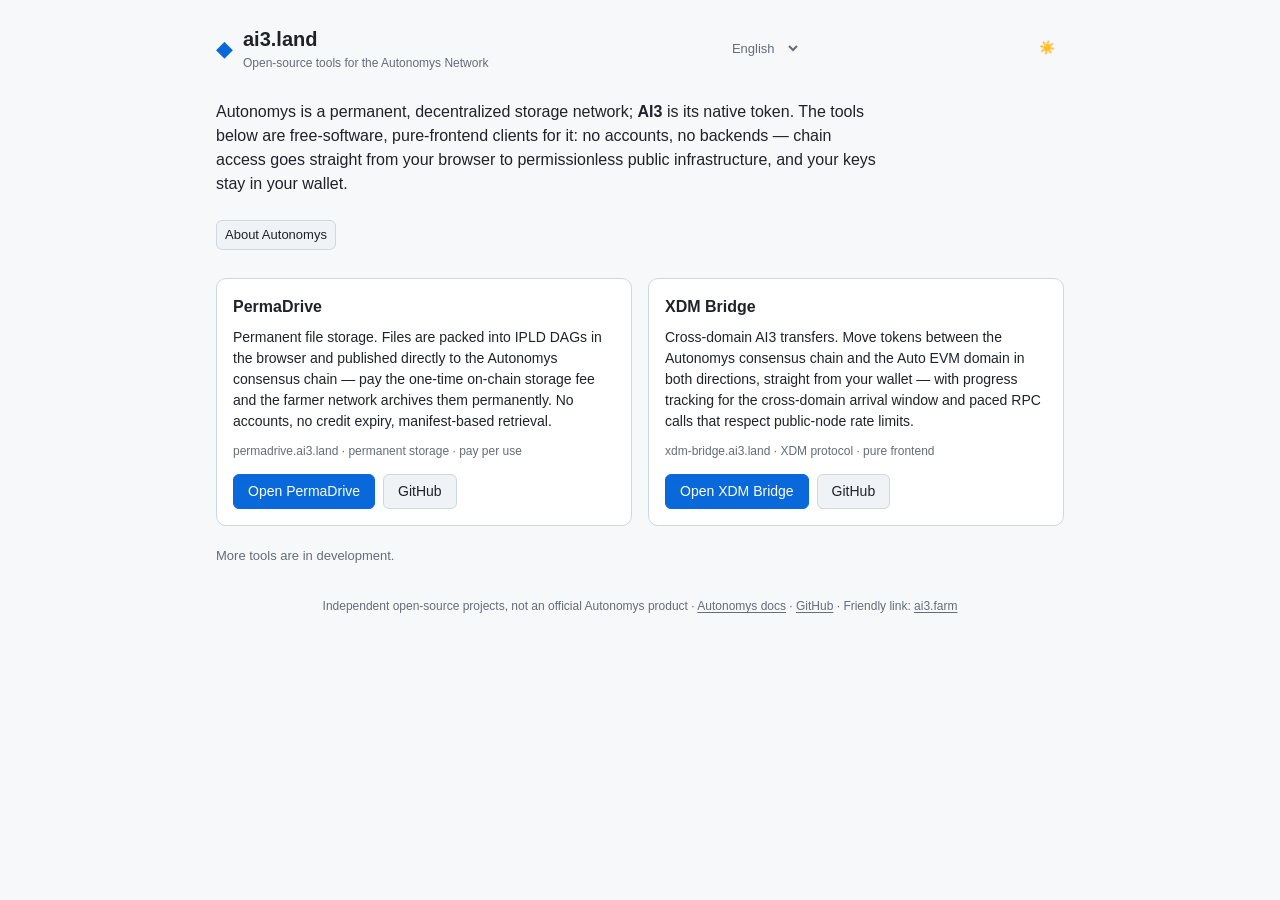
<file: index.html>
<!doctype html>
<html lang="en">
  <head>
    <meta charset="UTF-8" />
    <meta name="viewport" content="width=device-width, initial-scale=1.0" />
    <meta name="color-scheme" content="dark light" />
    <title>ai3.land — open-source tools for the Autonomys Network</title>
    <meta
      name="description"
      content="PermaDrive (permanent on-chain file storage) and XDM Bridge (consensus ↔ Auto EVM transfers): pure-frontend, open-source tools for the Autonomys Network. No accounts, no backends — your keys stay in your wallet."
    />
    <meta property="og:title" content="ai3.land — open-source tools for the Autonomys Network" />
    <meta
      property="og:description"
      content="PermaDrive and XDM Bridge: pure-frontend, open-source tools for Autonomys. No accounts, no backends."
    />
    <meta property="og:url" content="https://ai3.land/" />
    <link rel="icon" type="image/svg+xml" href="./favicon.svg" />
    <link rel="stylesheet" href="./styles.css" />
    <script>
      // Apply the saved (or system) theme before first paint to avoid a flash.
      (function () {
        var t = localStorage.getItem('theme');
        if (t !== 'dark' && t !== 'light') {
          t = window.matchMedia('(prefers-color-scheme: light)').matches ? 'light' : 'dark';
        }
        document.documentElement.dataset.theme = t;
      })();
    </script>
  </head>
  <body>
    <div class="page">
      <header class="app-header">
        <div class="brand">
          <span class="brand-mark">◆</span>
          <div>
            <h1>ai3.land</h1>
            <p class="tagline" data-i18n="tagline">Open-source tools for the Autonomys Network</p>
          </div>
        </div>
        <select id="lang-select" class="btn ghost small lang-select" aria-label="Language">
          <option value="en">English</option>
          <option value="zh">中文</option>
          <option value="de">Deutsch</option>
          <option value="es">Español</option>
        </select>
        <button id="theme-toggle" class="btn ghost small" title="Toggle color scheme" aria-label="Toggle color scheme">🌙</button>
      </header>

      <main>
        <p class="intro" data-i18n="intro">
          Autonomys is a permanent, decentralized storage network; <strong>AI3</strong> is its native token.
          The tools below are free-software, pure-frontend clients for it: no accounts, no backends —
          chain access goes straight from your browser to permissionless public infrastructure,
          and your keys stay in your wallet.
        </p>

        <!-- The full network primer lives on about.html; the homepage stays a service index. -->
        <p class="net-cta">
          <a class="btn small" href="./about.html" data-i18n="aboutCta">About Autonomys</a>
        </p>

        <div class="grid">
          <article class="card tool">
            <h2>PermaDrive</h2>
            <p class="tool-desc" data-i18n="pdDesc">
              Permanent file storage. Files are packed into IPLD DAGs in the browser and published directly
              to the Autonomys consensus chain — pay the one-time on-chain storage fee and the farmer network
              archives them permanently. No accounts, no credit expiry, manifest-based retrieval.
            </p>
            <p class="tool-meta muted" data-i18n="pdMeta">permadrive.ai3.land · permanent storage · pay per use</p>
            <div class="actions">
              <a class="btn primary" href="https://permadrive.ai3.land/" data-i18n="pdOpen">Open PermaDrive</a>
              <a class="btn" href="https://github.com/tgarm/permadrive" target="_blank" rel="noreferrer noopener">GitHub</a>
            </div>
          </article>

          <article class="card tool">
            <h2>XDM Bridge</h2>
            <p class="tool-desc" data-i18n="xdmDesc">
              Cross-domain AI3 transfers. Move tokens between the Autonomys consensus chain and the Auto EVM
              domain in both directions, straight from your wallet — with progress tracking for the
              cross-domain arrival window and paced RPC calls that respect public-node rate limits.
            </p>
            <p class="tool-meta muted" data-i18n="xdmMeta">xdm-bridge.ai3.land · XDM protocol · pure frontend</p>
            <div class="actions">
              <a class="btn primary" href="https://xdm-bridge.ai3.land/" data-i18n="xdmOpen">Open XDM Bridge</a>
              <a class="btn" href="https://github.com/tgarm/ai3-xdm-bridge" target="_blank" rel="noreferrer noopener">GitHub</a>
            </div>
          </article>
        </div>

        <p class="muted more" data-i18n="more">More tools are in development.</p>
      </main>

      <footer class="app-footer muted">
        <span data-i18n="footer">Independent open-source projects, not an official Autonomys product ·</span>
        <a href="https://docs.autonomys.xyz/" target="_blank" rel="noreferrer noopener">Autonomys docs</a>
        ·
        <a href="https://github.com/tgarm" target="_blank" rel="noreferrer noopener">GitHub</a>
        <!-- Friendly link, reciprocal: ai3.farm's community-tools directory lists our XDM Bridge (2026-11). -->
        ·
        <span data-i18n="friendLink">Friendly link:</span>
        <a href="https://ai3.farm/" target="_blank" rel="noreferrer noopener">ai3.farm</a>
      </footer>
    </div>
    <script>
      // i18n (same locale rules as the family's React apps): saved value →
      // browser language → 'en'. Zero-build: an inline dictionary drives all
      // [data-i18n] elements; <html lang>, <title> and meta descriptions follow.
      (function () {
        var META = {
          en: {
            title: 'ai3.land — open-source tools for the Autonomys Network',
            desc: 'PermaDrive (permanent on-chain file storage) and XDM Bridge (consensus ↔ Auto EVM transfers): pure-frontend, open-source tools for the Autonomys Network. No accounts, no backends — your keys stay in your wallet.',
            ogTitle: 'ai3.land — open-source tools for the Autonomys Network',
            ogDesc: 'PermaDrive and XDM Bridge: pure-frontend, open-source tools for Autonomys. No accounts, no backends.',
          },
          zh: {
            title: 'ai3.land — Autonomys 网络的开源工具',
            desc: 'PermaDrive（链上永久文件存储）与 XDM Bridge（共识链 ↔ Auto EVM 转账）：Autonomys 网络的纯前端开源工具。无账户、无后端 —— 私钥始终在你的钱包里。',
            ogTitle: 'ai3.land — Autonomys 网络的开源工具',
            ogDesc: 'PermaDrive 与 XDM Bridge：Autonomys 的纯前端开源工具。无账户、无后端。',
          },
          de: {
            title: 'ai3.land — Open-Source-Werkzeuge für das Autonomys-Netzwerk',
            desc: 'PermaDrive (permanente On-chain-Dateispeicherung) und XDM Bridge (Consensus ↔ Auto-EVM-Übertragungen): reine Frontend-Open-Source-Werkzeuge für das Autonomys-Netzwerk. Keine Konten, keine Backends — Ihre Schlüssel bleiben in Ihrer Wallet.',
            ogTitle: 'ai3.land — Open-Source-Werkzeuge für das Autonomys-Netzwerk',
            ogDesc: 'PermaDrive und XDM Bridge: reine Frontend-Open-Source-Werkzeuge für Autonomys. Keine Konten, keine Backends.',
          },
          es: {
            title: 'ai3.land — Herramientas de código abierto para la red Autonomys',
            desc: 'PermaDrive (almacenamiento permanente de archivos on-chain) y XDM Bridge (transferencias consensus ↔ Auto EVM): herramientas de código abierto y frontend puro para la red Autonomys. Sin cuentas, sin backends — sus claves se quedan en su cartera.',
            ogTitle: 'ai3.land — Herramientas de código abierto para la red Autonomys',
            ogDesc: 'PermaDrive y XDM Bridge: herramientas de código abierto y frontend puro para Autonomys. Sin cuentas, sin backends.',
          },
        };
        var STR = {
          en: {
            tagline: 'Open-source tools for the Autonomys Network',
            intro: 'Autonomys is a permanent, decentralized storage network; <strong>AI3</strong> is its native token. The tools below are free-software, pure-frontend clients for it: no accounts, no backends — chain access goes straight from your browser to permissionless public infrastructure, and your keys stay in your wallet.',
            aboutCta: 'About Autonomys',
            pdDesc: 'Permanent file storage. Files are packed into IPLD DAGs in the browser and published directly to the Autonomys consensus chain — pay the one-time on-chain storage fee and the farmer network archives them permanently. No accounts, no credit expiry, manifest-based retrieval.',
            pdMeta: 'permadrive.ai3.land · permanent storage · pay per use',
            pdOpen: 'Open PermaDrive',
            xdmDesc: 'Cross-domain AI3 transfers. Move tokens between the Autonomys consensus chain and the Auto EVM domain in both directions, straight from your wallet — with progress tracking for the cross-domain arrival window and paced RPC calls that respect public-node rate limits.',
            xdmMeta: 'xdm-bridge.ai3.land · XDM protocol · pure frontend',
            xdmOpen: 'Open XDM Bridge',
            more: 'More tools are in development.',
            footer: 'Independent open-source projects, not an official Autonomys product ·',
            friendLink: 'Friendly link:',
            themeTitle: 'Toggle color scheme',
          },
          zh: {
            tagline: 'Autonomys 网络的开源工具',
            intro: 'Autonomys 是永久性去中心化存储网络，<strong>AI3</strong> 是其原生代币。下列工具是它的自由软件、纯前端客户端：无账户、无后端 —— 链上访问由浏览器直连无许可的公共基础设施，私钥始终留在你的钱包里。',
            aboutCta: '关于 Autonomys',
            pdDesc: '永久文件存储。文件在浏览器内打包成 IPLD DAG，直接发布到 Autonomys 共识链 —— 支付一次性链上存储费，farmer 网络即永久归档。无账户、无额度过期，凭 manifest 取回。',
            pdMeta: 'permadrive.ai3.land · 永久存储 · 按次付费',
            pdOpen: '打开 PermaDrive',
            xdmDesc: '跨域 AI3 转账。在 Autonomys 共识链与 Auto EVM 域之间双向转移代币，全程由你的钱包直接签名 —— 带跨域到账窗口的进度跟踪，RPC 请求节流以尊重公共节点限流。',
            xdmMeta: 'xdm-bridge.ai3.land · XDM 协议 · 纯前端',
            xdmOpen: '打开 XDM Bridge',
            more: '更多工具开发中。',
            footer: '独立开源项目，非 Autonomys 官方产品 ·',
            friendLink: '友情链接：',
            themeTitle: '切换配色方案',
          },
          de: {
            tagline: 'Open-Source-Werkzeuge für das Autonomys-Netzwerk',
            intro: 'Autonomys ist ein permanentes, dezentrales Speichernetzwerk; <strong>AI3</strong> ist sein nativer Token. Die folgenden Werkzeuge sind freie Software und reine Frontend-Clients dafür: keine Konten, keine Backends — der Kettenzugang läuft direkt aus Ihrem Browser zu erlaubnisfreier öffentlicher Infrastruktur, und Ihre Schlüssel bleiben in Ihrer Wallet.',
            aboutCta: 'Über Autonomys',
            pdDesc: 'Permanente Dateispeicherung. Dateien werden im Browser zu IPLD-DAGs verpackt und direkt an die Autonomys-Consensus-Kette veröffentlicht — einmal die On-chain-Speichergebühr zahlen, und das Farmer-Netzwerk archiviert sie dauerhaft. Keine Konten, kein Ablauf von Guthaben, Abruf per Manifest.',
            pdMeta: 'permadrive.ai3.land · permanente Speicherung · Zahlung pro Nutzung',
            pdOpen: 'PermaDrive öffnen',
            xdmDesc: 'Domänenübergreifende AI3-Übertragungen. Bewegen Sie Token in beide Richtungen zwischen der Autonomys-Consensus-Kette und der Auto-EVM-Domäne, direkt aus Ihrer Wallet — mit Fortschrittsverfolgung für das Ankunftsfenster und gedrosselten RPC-Aufrufen, die die Limits öffentlicher Knoten respektieren.',
            xdmMeta: 'xdm-bridge.ai3.land · XDM-Protokoll · reines Frontend',
            xdmOpen: 'XDM Bridge öffnen',
            more: 'Weitere Werkzeuge in Entwicklung.',
            footer: 'Unabhängige Open-Source-Projekte, kein offizielles Autonomys-Produkt ·',
            friendLink: 'Partnerseite:',
            themeTitle: 'Farbschema wechseln',
          },
          es: {
            tagline: 'Herramientas de código abierto para la red Autonomys',
            intro: 'Autonomys es una red de almacenamiento permanente y descentralizada; <strong>AI3</strong> es su token nativo. Las siguientes herramientas son clientes de software libre y de frontend puro: sin cuentas, sin backends — el acceso a la cadena va directamente desde su navegador a infraestructura pública sin permisos, y sus claves se quedan en su cartera.',
            aboutCta: 'Sobre Autonomys',
            pdDesc: 'Almacenamiento permanente de archivos. Los archivos se empaquetan en DAGs IPLD en el navegador y se publican directamente en la cadena de consenso de Autonomys — pague la tarifa única de almacenamiento on-chain y la red de farmers los archiva para siempre. Sin cuentas, sin caducidad de créditos, recuperación por manifest.',
            pdMeta: 'permadrive.ai3.land · almacenamiento permanente · pago por uso',
            pdOpen: 'Abrir PermaDrive',
            xdmDesc: 'Transferencias interdominio de AI3. Mueva tokens en ambas direcciones entre la cadena de consenso de Autonomys y el dominio Auto EVM, directamente desde su cartera — con seguimiento del progreso de la ventana de llegada interdominio y llamadas RPC espaciadas que respetan los límites de los nodos públicos.',
            xdmMeta: 'xdm-bridge.ai3.land · protocolo XDM · frontend puro',
            xdmOpen: 'Abrir XDM Bridge',
            more: 'Más herramientas en desarrollo.',
            footer: 'Proyectos de código abierto independientes, no son un producto oficial de Autonomys ·',
            friendLink: 'Web amiga:',
            themeTitle: 'Cambiar esquema de colores',
          },
        };
        var LOCALES = ['en', 'zh', 'de', 'es'];

        function detect() {
          try {
            var saved = localStorage.getItem('locale');
            if (saved && LOCALES.indexOf(saved) !== -1) return saved;
          } catch (e) {}
          var candidates = [navigator.language].concat(navigator.languages || []);
          for (var i = 0; i < candidates.length; i++) {
            var base = candidates[i] && candidates[i].split('-')[0];
            if (base && LOCALES.indexOf(base) !== -1) return base;
          }
          return 'en';
        }

        var lang = detect();
        var select = document.getElementById('lang-select');
        var themeBtn = document.getElementById('theme-toggle');

        function apply() {
          document.documentElement.lang = { en: 'en', zh: 'zh-CN', de: 'de', es: 'es' }[lang];
          var m = META[lang];
          document.title = m.title;
          var metaDesc = document.querySelector('meta[name="description"]');
          if (metaDesc) metaDesc.setAttribute('content', m.desc);
          var ogTitle = document.querySelector('meta[property="og:title"]');
          if (ogTitle) ogTitle.setAttribute('content', m.ogTitle);
          var ogDesc = document.querySelector('meta[property="og:description"]');
          if (ogDesc) ogDesc.setAttribute('content', m.ogDesc);
          var dict = STR[lang];
          var els = document.querySelectorAll('[data-i18n]');
          for (var i = 0; i < els.length; i++) {
            var v = dict[els[i].getAttribute('data-i18n')];
            if (v != null) els[i].innerHTML = v; // trusted static strings from this file
          }
          themeBtn.title = dict.themeTitle;
          themeBtn.setAttribute('aria-label', dict.themeTitle);
          select.value = lang;
        }

        select.addEventListener('change', function () {
          lang = select.value;
          try {
            localStorage.setItem('locale', lang);
          } catch (e) {}
          apply();
        });

        apply();
      })();
    </script>
    <script>
      (function () {
        var btn = document.getElementById('theme-toggle');
        function render() {
          btn.textContent = document.documentElement.dataset.theme === 'dark' ? '🌙' : '☀️';
        }
        btn.addEventListener('click', function () {
          var next = document.documentElement.dataset.theme === 'dark' ? 'light' : 'dark';
          document.documentElement.dataset.theme = next;
          localStorage.setItem('theme', next);
          render();
        });
        render();
      })();
    </script>
  </body>
</html>
</file>
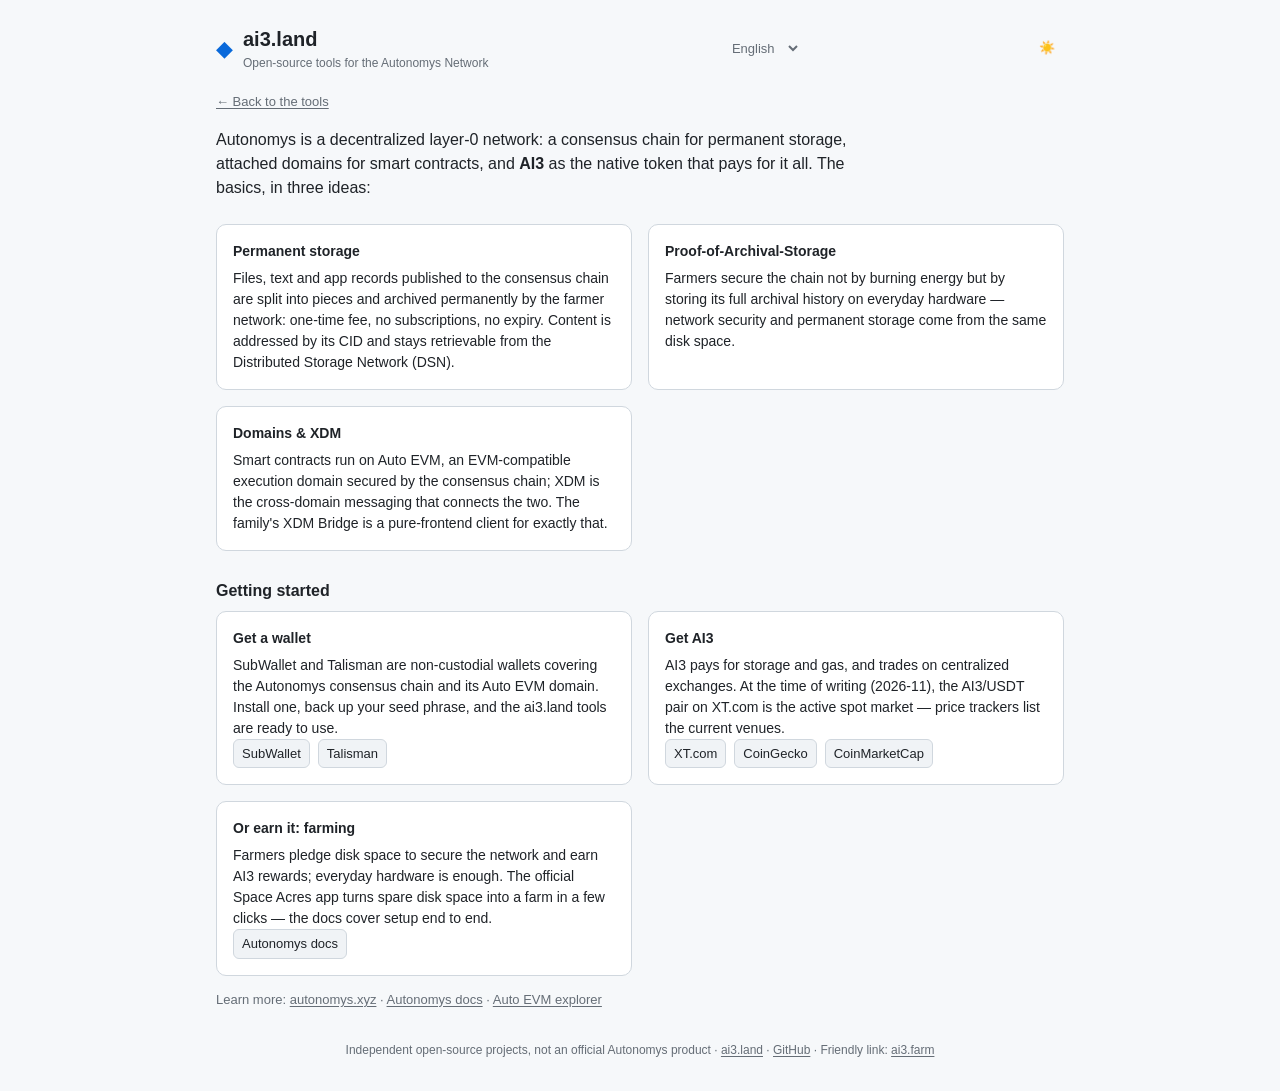
<file: about.html>
<!doctype html>
<html lang="en">
  <head>
    <meta charset="UTF-8" />
    <meta name="viewport" content="width=device-width, initial-scale=1.0" />
    <meta name="color-scheme" content="dark light" />
    <title>About Autonomys (AI3) — ai3.land</title>
    <meta
      name="description"
      content="A short primer on the Autonomys Network: permanent on-chain storage, Proof-of-Archival-Storage, the AI3 token, Auto EVM and XDM — plus wallets (SubWallet, Talisman), where to get AI3, and farming resources."
    />
    <meta property="og:title" content="About Autonomys (AI3) — ai3.land" />
    <meta
      property="og:description"
      content="A short primer on the Autonomys Network — plus wallets, where to get AI3, and farming resources."
    />
    <link rel="icon" type="image/svg+xml" href="./favicon.svg" />
    <link rel="stylesheet" href="./styles.css" />
    <script>
      // Apply the saved (or system) theme before first paint to avoid a flash.
      (function () {
        var t = localStorage.getItem('theme');
        if (t !== 'dark' && t !== 'light') {
          t = window.matchMedia('(prefers-color-scheme: light)').matches ? 'light' : 'dark';
        }
        document.documentElement.dataset.theme = t;
      })();
    </script>
  </head>
  <body>
    <div class="page">
      <header class="app-header">
        <div class="brand">
          <span class="brand-mark">◆</span>
          <div>
            <h1><a class="brand-link" href="./">ai3.land</a></h1>
            <p class="tagline" data-i18n="tagline">Open-source tools for the Autonomys Network</p>
          </div>
        </div>
        <select id="lang-select" class="btn ghost small lang-select" aria-label="Language">
          <option value="en">English</option>
          <option value="zh">中文</option>
          <option value="de">Deutsch</option>
          <option value="es">Español</option>
        </select>
        <button id="theme-toggle" class="btn ghost small" title="Toggle color scheme" aria-label="Toggle color scheme">🌙</button>
      </header>

      <main>
        <p class="back-link muted"><a href="./" data-i18n="backHome">← Back to the tools</a></p>

        <!-- External facts, with date-stamped sources:
             - Network: official docs (docs.autonomys.xyz), 2026-11 — Proof-of-Archival-Storage
               consensus, farmers storing archival history + the DSN, domains for smart contracts.
             - Official site: autonomys.xyz (per Autonomys's own properties, 2026-11).
             - Exchanges: per CoinGecko (coingecko.com/en/coins/autonomys-network) and CoinMarketCap
               (coinmarketcap.com/currencies/autonomys-network), 2026-11 — the AI3/USDT pair on
               XT.com is the only active spot market; re-check before relying on this.
             - Wallets: subwallet.app and talisman.xyz, 2026-11.
             - ai3.farm: friendly link in the footer — reciprocal, their community-tools
               directory lists our XDM Bridge (2026-11). Not a content link:
               in-content links stay service-related. -->
        <p class="intro" data-i18n="aLead">
          Autonomys is a decentralized layer-0 network: a consensus chain for permanent storage,
          attached domains for smart contracts, and <strong>AI3</strong> as the native token that
          pays for it all. The basics, in three ideas:
        </p>

        <section class="net">
          <div class="grid">
            <article class="card fact">
              <h3 data-i18n="net1Title">Permanent storage</h3>
              <p data-i18n="net1Desc">
                Files, text and app records published to the consensus chain are split into pieces and
                archived permanently by the farmer network: one-time fee, no subscriptions, no expiry.
                Content is addressed by its CID and stays retrievable from the Distributed Storage
                Network (DSN).
              </p>
            </article>
            <article class="card fact">
              <h3 data-i18n="net2Title">Proof-of-Archival-Storage</h3>
              <p data-i18n="net2Desc">
                Farmers secure the chain not by burning energy but by storing its full archival history
                on everyday hardware — network security and permanent storage come from the same disk
                space.
              </p>
            </article>
            <article class="card fact">
              <h3 data-i18n="net3Title">Domains &amp; XDM</h3>
              <p data-i18n="net3Desc">
                Smart contracts run on Auto EVM, an EVM-compatible execution domain secured by the
                consensus chain; XDM is the cross-domain messaging that connects the two. The
                family's XDM Bridge is a pure-frontend client for exactly that.
              </p>
            </article>
          </div>
        </section>

        <section class="net gs">
          <h2 data-i18n="gsTitle">Getting started</h2>
          <div class="grid">
            <article class="card fact">
              <h3 data-i18n="gs1Title">Get a wallet</h3>
              <p data-i18n="gs1Desc">
                SubWallet and Talisman are non-custodial wallets covering the Autonomys consensus
                chain and its Auto EVM domain. Install one, back up your seed phrase, and the
                ai3.land tools are ready to use.
              </p>
              <div class="actions">
                <a class="btn small" href="https://www.subwallet.app/" target="_blank" rel="noreferrer noopener">SubWallet</a>
                <a class="btn small" href="https://talisman.xyz/" target="_blank" rel="noreferrer noopener">Talisman</a>
              </div>
            </article>
            <article class="card fact">
              <h3 data-i18n="gs2Title">Get AI3</h3>
              <p data-i18n="gs2Desc">
                AI3 pays for storage and gas, and trades on centralized exchanges. At the time of
                writing (2026-11), the AI3/USDT pair on XT.com is the active spot market — price
                trackers list the current venues.
              </p>
              <div class="actions">
                <a class="btn small" href="https://www.xt.com/" target="_blank" rel="noreferrer noopener">XT.com</a>
                <a class="btn small" href="https://www.coingecko.com/en/coins/autonomys-network" target="_blank" rel="noreferrer noopener">CoinGecko</a>
                <a class="btn small" href="https://coinmarketcap.com/currencies/autonomys-network/" target="_blank" rel="noreferrer noopener">CoinMarketCap</a>
              </div>
            </article>
            <article class="card fact">
              <h3 data-i18n="gs3Title">Or earn it: farming</h3>
              <p data-i18n="gs3Desc">
                Farmers pledge disk space to secure the network and earn AI3 rewards; everyday
                hardware is enough. The official Space Acres app turns spare disk space into a
                farm in a few clicks — the docs cover setup end to end.
              </p>
              <div class="actions">
                <a class="btn small" href="https://docs.autonomys.xyz/" target="_blank" rel="noreferrer noopener" data-i18n="gs3Docs">Autonomys docs</a>
              </div>
            </article>
          </div>
        </section>

        <p class="net-links muted">
          <span data-i18n="moreLabel">Learn more:</span>
          <a href="https://autonomys.xyz/" target="_blank" rel="noreferrer noopener">autonomys.xyz</a> ·
          <a href="https://docs.autonomys.xyz/" target="_blank" rel="noreferrer noopener">Autonomys docs</a> ·
          <a href="https://explorer.auto-evm.mainnet.autonomys.xyz" target="_blank" rel="noreferrer noopener">Auto EVM explorer</a>
        </p>
      </main>

      <footer class="app-footer muted">
        <span data-i18n="footer">Independent open-source projects, not an official Autonomys product ·</span>
        <a href="./">ai3.land</a>
        ·
        <a href="https://github.com/tgarm" target="_blank" rel="noreferrer noopener">GitHub</a>
        <!-- Friendly link, reciprocal: ai3.farm's community-tools directory lists our XDM Bridge (2026-11). -->
        ·
        <span data-i18n="friendLink">Friendly link:</span>
        <a href="https://ai3.farm/" target="_blank" rel="noreferrer noopener">ai3.farm</a>
      </footer>
    </div>
    <script>
      // i18n (same locale rules as the family's React apps): saved value →
      // browser language → 'en'. Zero-build: an inline dictionary drives all
      // [data-i18n] elements; <html lang>, <title> and meta descriptions follow.
      (function () {
        var META = {
          en: {
            title: 'About Autonomys (AI3) — ai3.land',
            desc: 'A short primer on the Autonomys Network: permanent on-chain storage, Proof-of-Archival-Storage, the AI3 token, Auto EVM and XDM — plus wallets (SubWallet, Talisman), where to get AI3, and farming resources.',
            ogTitle: 'About Autonomys (AI3) — ai3.land',
            ogDesc: 'A short primer on the Autonomys Network — plus wallets, where to get AI3, and farming resources.',
          },
          zh: {
            title: '关于 Autonomys（AI3）— ai3.land',
            desc: 'Autonomys 网络简明入门：链上永久存储、Proof-of-Archival-Storage 共识、AI3 代币、Auto EVM 与 XDM —— 附钱包（SubWallet、Talisman）、AI3 获取途径与 farming 资源。',
            ogTitle: '关于 Autonomys（AI3）— ai3.land',
            ogDesc: 'Autonomys 网络简明入门 —— 附钱包、AI3 获取途径与 farming 资源。',
          },
          de: {
            title: 'Über Autonomys (AI3) — ai3.land',
            desc: 'Eine kurze Einführung in das Autonomys-Netzwerk: permanente On-chain-Speicherung, Proof-of-Archival-Storage, der AI3-Token, Auto EVM und XDM — dazu Wallets (SubWallet, Talisman), Bezugsquellen für AI3 und Farming-Ressourcen.',
            ogTitle: 'Über Autonomys (AI3) — ai3.land',
            ogDesc: 'Eine kurze Einführung in das Autonomys-Netzwerk — dazu Wallets, Bezugsquellen für AI3 und Farming-Ressourcen.',
          },
          es: {
            title: 'Sobre Autonomys (AI3) — ai3.land',
            desc: 'Una breve introducción a la red Autonomys: almacenamiento permanente on-chain, Proof-of-Archival-Storage, el token AI3, Auto EVM y XDM — además de carteras (SubWallet, Talisman), dónde conseguir AI3 y recursos de farming.',
            ogTitle: 'Sobre Autonomys (AI3) — ai3.land',
            ogDesc: 'Una breve introducción a la red Autonomys — además de carteras, dónde conseguir AI3 y recursos de farming.',
          },
        };
        var STR = {
          en: {
            tagline: 'Open-source tools for the Autonomys Network',
            backHome: '← Back to the tools',
            aLead: 'Autonomys is a decentralized layer-0 network: a consensus chain for permanent storage, attached domains for smart contracts, and <strong>AI3</strong> as the native token that pays for it all. The basics, in three ideas:',
            net1Title: 'Permanent storage',
            net1Desc: 'Files, text and app records published to the consensus chain are split into pieces and archived permanently by the farmer network: one-time fee, no subscriptions, no expiry. Content is addressed by its CID and stays retrievable from the Distributed Storage Network (DSN).',
            net2Title: 'Proof-of-Archival-Storage',
            net2Desc: 'Farmers secure the chain not by burning energy but by storing its full archival history on everyday hardware — network security and permanent storage come from the same disk space.',
            net3Title: 'Domains &amp; XDM',
            net3Desc: 'Smart contracts run on Auto EVM, an EVM-compatible execution domain secured by the consensus chain; XDM is the cross-domain messaging that connects the two. The family\'s XDM Bridge is a pure-frontend client for exactly that.',
            gsTitle: 'Getting started',
            gs1Title: 'Get a wallet',
            gs1Desc: 'SubWallet and Talisman are non-custodial wallets covering the Autonomys consensus chain and its Auto EVM domain. Install one, back up your seed phrase, and the ai3.land tools are ready to use.',
            gs2Title: 'Get AI3',
            gs2Desc: 'AI3 pays for storage and gas, and trades on centralized exchanges. At the time of writing (2026-11), the AI3/USDT pair on XT.com is the active spot market — price trackers list the current venues.',
            gs3Title: 'Or earn it: farming',
            gs3Desc: 'Farmers pledge disk space to secure the network and earn AI3 rewards; everyday hardware is enough. The official Space Acres app turns spare disk space into a farm in a few clicks — the docs cover setup end to end.',
            gs3Docs: 'Autonomys docs',
            moreLabel: 'Learn more:',
            footer: 'Independent open-source projects, not an official Autonomys product ·',
            friendLink: 'Friendly link:',
            themeTitle: 'Toggle color scheme',
          },
          zh: {
            tagline: 'Autonomys 网络的开源工具',
            backHome: '← 返回工具页',
            aLead: 'Autonomys 是一个去中心化的 layer-0 网络：共识链负责永久存储，附属域运行智能合约，<strong>AI3</strong> 是支付这一切的原生代币。三个基本概念，快速认识它：',
            net1Title: '永久存储',
            net1Desc: '发布到共识链的文件、文本与应用记录会被切分归档，由 farmer 网络永久存储：一次性付费，无订阅、不过期。内容以 CID 寻址，可随时从分布式存储网络（DSN）取回。',
            net2Title: 'PoAS 共识（Proof-of-Archival-Storage）',
            net2Desc: 'farmer 不是靠消耗算力，而是用普通硬件存储链的完整归档历史来保护网络安全 —— 安全性与永久存储来自同一份磁盘空间。',
            net3Title: '域与 XDM',
            net3Desc: '智能合约运行在受共识链保护的 Auto EVM 域上；XDM 是连接两者的跨域消息协议 —— 家族里的 XDM 跨域桥就是它的纯前端客户端。',
            gsTitle: '开始使用',
            gs1Title: '获取钱包',
            gs1Desc: 'SubWallet 与 Talisman 是支持 Autonomys 共识链及 Auto EVM 域的非托管钱包。装好一个、备份好助记词，即可使用 ai3.land 家族的工具。',
            gs2Title: '获取 AI3',
            gs2Desc: 'AI3 用于支付存储与 gas，在中心化交易所交易。截至撰稿时（2026-11），XT.com 的 AI3/USDT 是活跃的现货市场 —— 最新市场列表见行情追踪站。',
            gs3Title: '或者「挖」它：farming',
            gs3Desc: 'farmer 贡献硬盘空间保护网络安全并获得 AI3 奖励，普通硬件即可参与。官方应用 Space Acres 几步就能把闲置硬盘变成 farm，具体流程见文档。',
            gs3Docs: 'Autonomys 文档',
            moreLabel: '了解更多：',
            footer: '独立开源项目，非 Autonomys 官方产品 ·',
            friendLink: '友情链接：',
            themeTitle: '切换配色方案',
          },
          de: {
            tagline: 'Open-Source-Werkzeuge für das Autonomys-Netzwerk',
            backHome: '← Zurück zu den Werkzeugen',
            aLead: 'Autonomys ist ein dezentrales Layer-0-Netzwerk: eine Consensus-Kette für permanente Speicherung, angegliederte Domänen für Smart Contracts und <strong>AI3</strong> als nativer Token, der das alles bezahlt. Die Grundlagen in drei Ideen:',
            net1Title: 'Permanente Speicherung',
            net1Desc: 'Dateien, Texte und Anwendungsdaten, die an die Consensus-Kette veröffentlicht werden, werden in Stücke zerlegt und vom Farmer-Netzwerk dauerhaft archiviert: einmalige Gebühr, keine Abos, kein Ablauf. Inhalte werden über ihre CID adressiert und bleiben im Distributed Storage Network (DSN) abrufbar.',
            net2Title: 'Proof-of-Archival-Storage',
            net2Desc: 'Farmer sichern die Kette nicht durch Energieverbrauch, sondern indem sie ihre vollständige Archivgeschichte auf gewöhnlicher Hardware speichern — Netzwerksicherheit und permanente Speicherung kommen vom selben Speicherplatz.',
            net3Title: 'Domänen &amp; XDM',
            net3Desc: 'Smart Contracts laufen auf Auto EVM, einer EVM-kompativen Ausführungsdomäne, die von der Consensus-Kette gesichert wird; XDM ist das domänenübergreifende Messaging, das beide verbindet. Die XDM Bridge der Familie ist ein reiner Frontend-Client dafür.',
            gsTitle: 'Einstieg',
            gs1Title: 'Wallet besorgen',
            gs1Desc: 'SubWallet und Talisman sind nicht-verwahrende Wallets, die die Autonomys-Consensus-Kette und ihre Auto-EVM-Domäne abdecken. Installieren Sie eine, sichern Sie Ihre Seed-Phrase und die ai3.land-Werkzeuge sind einsatzbereit.',
            gs2Title: 'AI3 besorgen',
            gs2Desc: 'AI3 bezahlt Speicherung und Gas und wird an zentralen Börsen gehandelt. Zum Zeitpunkt der Erstellung (2026-11) ist das Paar AI3/USDT auf XT.com der aktive Spot-Markt — Preis-Tracker listen die aktuellen Handelsplätze.',
            gs3Title: 'Oder verdienen: Farming',
            gs3Desc: 'Farmer stellen Speicherplatz bereit, um das Netzwerk zu sichern, und verdienen AI3-Belohnungen; gewöhnliche Hardware genügt. Die offizielle App Space Acres macht mit wenigen Klicks aus freiem Speicherplatz eine Farm — die Dokumentation deckt die Einrichtung vollständig ab.',
            gs3Docs: 'Autonomys-Dokumentation',
            moreLabel: 'Mehr erfahren:',
            footer: 'Unabhängige Open-Source-Projekte, kein offizielles Autonomys-Produkt ·',
            friendLink: 'Partnerseite:',
            themeTitle: 'Farbschema wechseln',
          },
          es: {
            tagline: 'Herramientas de código abierto para la red Autonomys',
            backHome: '← Volver a las herramientas',
            aLead: 'Autonomys es una red layer-0 descentralizada: una cadena de consenso para el almacenamiento permanente, dominios adjuntos para contratos inteligentes y <strong>AI3</strong> como token nativo que lo paga todo. Los básicos, en tres ideas:',
            net1Title: 'Almacenamiento permanente',
            net1Desc: 'Los archivos, textos y registros de aplicaciones publicados en la cadena de consenso se dividen en piezas y la red de farmers los archiva permanentemente: pago único, sin suscripciones, sin caducidad. El contenido se direcciona por su CID y sigue siendo recuperable de la Distributed Storage Network (DSN).',
            net2Title: 'Proof-of-Archival-Storage',
            net2Desc: 'Los farmers aseguran la cadena no quemando energía, sino almacenando su historia completa de archivo en hardware cotidiana — la seguridad de la red y el almacenamiento permanente provienen del mismo espacio en disco.',
            net3Title: 'Dominios y XDM',
            net3Desc: 'Los contratos inteligentes se ejecutan en Auto EVM, un dominio de ejecución compatible con EVM asegurado por la cadena de consenso; XDM es la mensajería interdominio que conecta ambos. La XDM Bridge de la familia es un cliente de frontend puro para exactamente eso.',
            gsTitle: 'Para empezar',
            gs1Title: 'Consiga una cartera',
            gs1Desc: 'SubWallet y Talisman son carteras sin custodia que cubren la cadena de consenso de Autonomys y su dominio Auto EVM. Instale una, respalde su frase semilla y las herramientas de ai3.land están listas para usar.',
            gs2Title: 'Consiga AI3',
            gs2Desc: 'AI3 paga el almacenamiento y el gas, y se negocia en exchanges centralizados. En el momento de escribir esto (2026-11), el par AI3/USDT en XT.com es el mercado spot activo — los rastreadores de precios listan los mercados actuales.',
            gs3Title: 'O gánelo: farming',
            gs3Desc: 'Los farmers aportan espacio en disco para asegurar la red y ganan recompensas en AI3; basta hardware cotidiano. La aplicación oficial Space Acres convierte espacio libre en una granja en unos clics — la documentación cubre la configuración de principio a fin.',
            gs3Docs: 'Documentación de Autonomys',
            moreLabel: 'Saber más:',
            footer: 'Proyectos de código abierto independientes, no son un producto oficial de Autonomys ·',
            friendLink: 'Web amiga:',
            themeTitle: 'Cambiar esquema de colores',
          },
        };
        var LOCALES = ['en', 'zh', 'de', 'es'];

        function detect() {
          try {
            var saved = localStorage.getItem('locale');
            if (saved && LOCALES.indexOf(saved) !== -1) return saved;
          } catch (e) {}
          var candidates = [navigator.language].concat(navigator.languages || []);
          for (var i = 0; i < candidates.length; i++) {
            var base = candidates[i] && candidates[i].split('-')[0];
            if (base && LOCALES.indexOf(base) !== -1) return base;
          }
          return 'en';
        }

        var lang = detect();
        var select = document.getElementById('lang-select');
        var themeBtn = document.getElementById('theme-toggle');

        function apply() {
          document.documentElement.lang = { en: 'en', zh: 'zh-CN', de: 'de', es: 'es' }[lang];
          var m = META[lang];
          document.title = m.title;
          var metaDesc = document.querySelector('meta[name="description"]');
          if (metaDesc) metaDesc.setAttribute('content', m.desc);
          var ogTitle = document.querySelector('meta[property="og:title"]');
          if (ogTitle) ogTitle.setAttribute('content', m.ogTitle);
          var ogDesc = document.querySelector('meta[property="og:description"]');
          if (ogDesc) ogDesc.setAttribute('content', m.ogDesc);
          var dict = STR[lang];
          var els = document.querySelectorAll('[data-i18n]');
          for (var i = 0; i < els.length; i++) {
            var v = dict[els[i].getAttribute('data-i18n')];
            if (v != null) els[i].innerHTML = v; // trusted static strings from this file
          }
          themeBtn.title = dict.themeTitle;
          themeBtn.setAttribute('aria-label', dict.themeTitle);
          select.value = lang;
        }

        select.addEventListener('change', function () {
          lang = select.value;
          try {
            localStorage.setItem('locale', lang);
          } catch (e) {}
          apply();
        });

        apply();
      })();
    </script>
    <script>
      (function () {
        var btn = document.getElementById('theme-toggle');
        function render() {
          btn.textContent = document.documentElement.dataset.theme === 'dark' ? '🌙' : '☀️';
        }
        btn.addEventListener('click', function () {
          var next = document.documentElement.dataset.theme === 'dark' ? 'light' : 'dark';
          document.documentElement.dataset.theme = next;
          localStorage.setItem('theme', next);
          render();
        });
        render();
      })();
    </script>
  </body>
</html>
</file>
<file: styles.css>
/*
 * ai3.land — dual-theme landing page.
 * Tokens shared across the tool family (dark = GitHub Dark, light = GitHub Light);
 * dark is the default, light applies via html[data-theme='light'].
 * Keep this block identical (names + values) across the family stylesheets:
 * ai3.land, PermaDrive (frontend/src/styles.css), ai3-xdm-bridge (src/styles.css).
 */
:root {
  color-scheme: dark;
  --bg: #0e1116;
  --surface: #161b22;
  --surface-2: #1d232c;
  --border: #2b333e;
  --text: #e6edf3;
  --muted: #8b949e;
  --accent: #4f9cf7;
  --ok: #3fb950;
  --warn: #d29922;
  --danger: #f85149;
  /* Chain identity colors: consensus chain = teal (storage side),
     EVM domain = purple (payments/gas side). */
  --chain-consensus: #2dd4bf;
  --chain-evm: #a78bfa;
  font-family: -apple-system, 'PingFang SC', 'Segoe UI', Roboto, sans-serif;
}
:root[data-theme='light'] {
  color-scheme: light;
  --bg: #f6f8fa;
  --surface: #ffffff;
  --surface-2: #f0f3f6;
  --border: #d0d7de;
  --text: #1f2328;
  --muted: #656d76;
  --accent: #0969da;
  --ok: #1a7f37;
  --warn: #9a6700;
  --danger: #cf222e;
  --chain-consensus: #0f766e;
  --chain-evm: #6d28d9;
}

* {
  box-sizing: border-box;
}
body {
  margin: 0;
  background: var(--bg);
  color: var(--text);
  font: 14px/1.5 -apple-system, 'PingFang SC', 'Segoe UI', Roboto, sans-serif;
}
.page {
  max-width: 880px;
  margin: 0 auto;
  padding: 20px 16px 32px;
}
.muted {
  color: var(--muted);
}

.app-header {
  display: flex;
  align-items: center;
  justify-content: space-between;
  gap: 12px;
  padding: 4px 0 20px;
}
.brand {
  display: flex;
  align-items: center;
  gap: 10px;
}
.brand-mark {
  color: var(--accent);
  font-size: 22px;
}
.brand h1 {
  margin: 0;
  font-size: 20px;
}
.tagline {
  margin: 0;
  font-size: 12px;
  color: var(--muted);
}

.intro {
  font-size: 16px;
  max-width: 660px;
  margin: 8px 0 24px;
}

/* Network primer (about.html) + its homepage entry button */
.net-cta {
  margin: 0 0 28px;
}
.net > h2 {
  margin: 0 0 8px;
  font-size: 16px;
}
.net.gs {
  margin-top: 28px;
}
.brand-link {
  color: inherit;
  text-decoration: none;
}
.brand-link:hover {
  color: var(--accent);
}
.back-link {
  margin: 0 0 16px;
  font-size: 13px;
}
.back-link a {
  color: inherit;
  text-decoration: underline;
  text-underline-offset: 2px;
}
.back-link a:hover {
  color: var(--text);
}
.fact h3 {
  margin: 0 0 6px;
  font-size: 14px;
}
.fact p {
  margin: 0;
}
.net-links {
  margin: 14px 0 28px;
  font-size: 13px;
}
.net-links a {
  color: inherit;
  text-decoration: underline;
  text-underline-offset: 2px;
}
.net-links a:hover {
  color: var(--text);
}

.grid {
  display: grid;
  grid-template-columns: repeat(auto-fit, minmax(320px, 1fr));
  gap: 16px;
}
.card {
  background: var(--surface);
  border: 1px solid var(--border);
  border-radius: 10px;
  padding: 16px;
}
.card h2 {
  margin: 0 0 8px;
  font-size: 16px;
}
.tool-desc {
  margin: 0 0 10px;
}
.tool-meta {
  margin: 0 0 14px;
  font-size: 12px;
}
.actions {
  display: flex;
  gap: 8px;
  flex-wrap: wrap;
}

.btn {
  display: inline-block;
  padding: 6px 14px;
  border-radius: 6px;
  border: 1px solid var(--border);
  background: var(--surface-2);
  color: var(--text);
  font-size: 14px;
  font-family: inherit;
  line-height: 1.5;
  cursor: pointer;
  text-align: center;
  text-decoration: none;
}
.btn:hover {
  border-color: var(--muted);
  text-decoration: none;
}
.btn.primary {
  background: var(--accent);
  border-color: var(--accent);
  color: #fff;
}
.btn.primary:hover {
  opacity: 0.92;
}
.btn.ghost {
  background: transparent;
  border-color: transparent;
  color: var(--muted);
}
.btn.ghost:hover {
  color: var(--text);
}
.btn.small {
  padding: 4px 8px;
  font-size: 13px;
}

/* Language select sits next to the theme toggle in the header */
.lang-select {
  flex-shrink: 0;
  width: auto;
  cursor: pointer;
}

.more {
  margin: 20px 0 0;
  font-size: 13px;
}
.app-footer {
  margin-top: 32px;
  font-size: 12px;
  text-align: center;
}
.app-footer a {
  color: inherit;
  text-decoration: underline;
  text-underline-offset: 2px;
}
.app-footer a:hover {
  color: var(--text);
}
</file>
